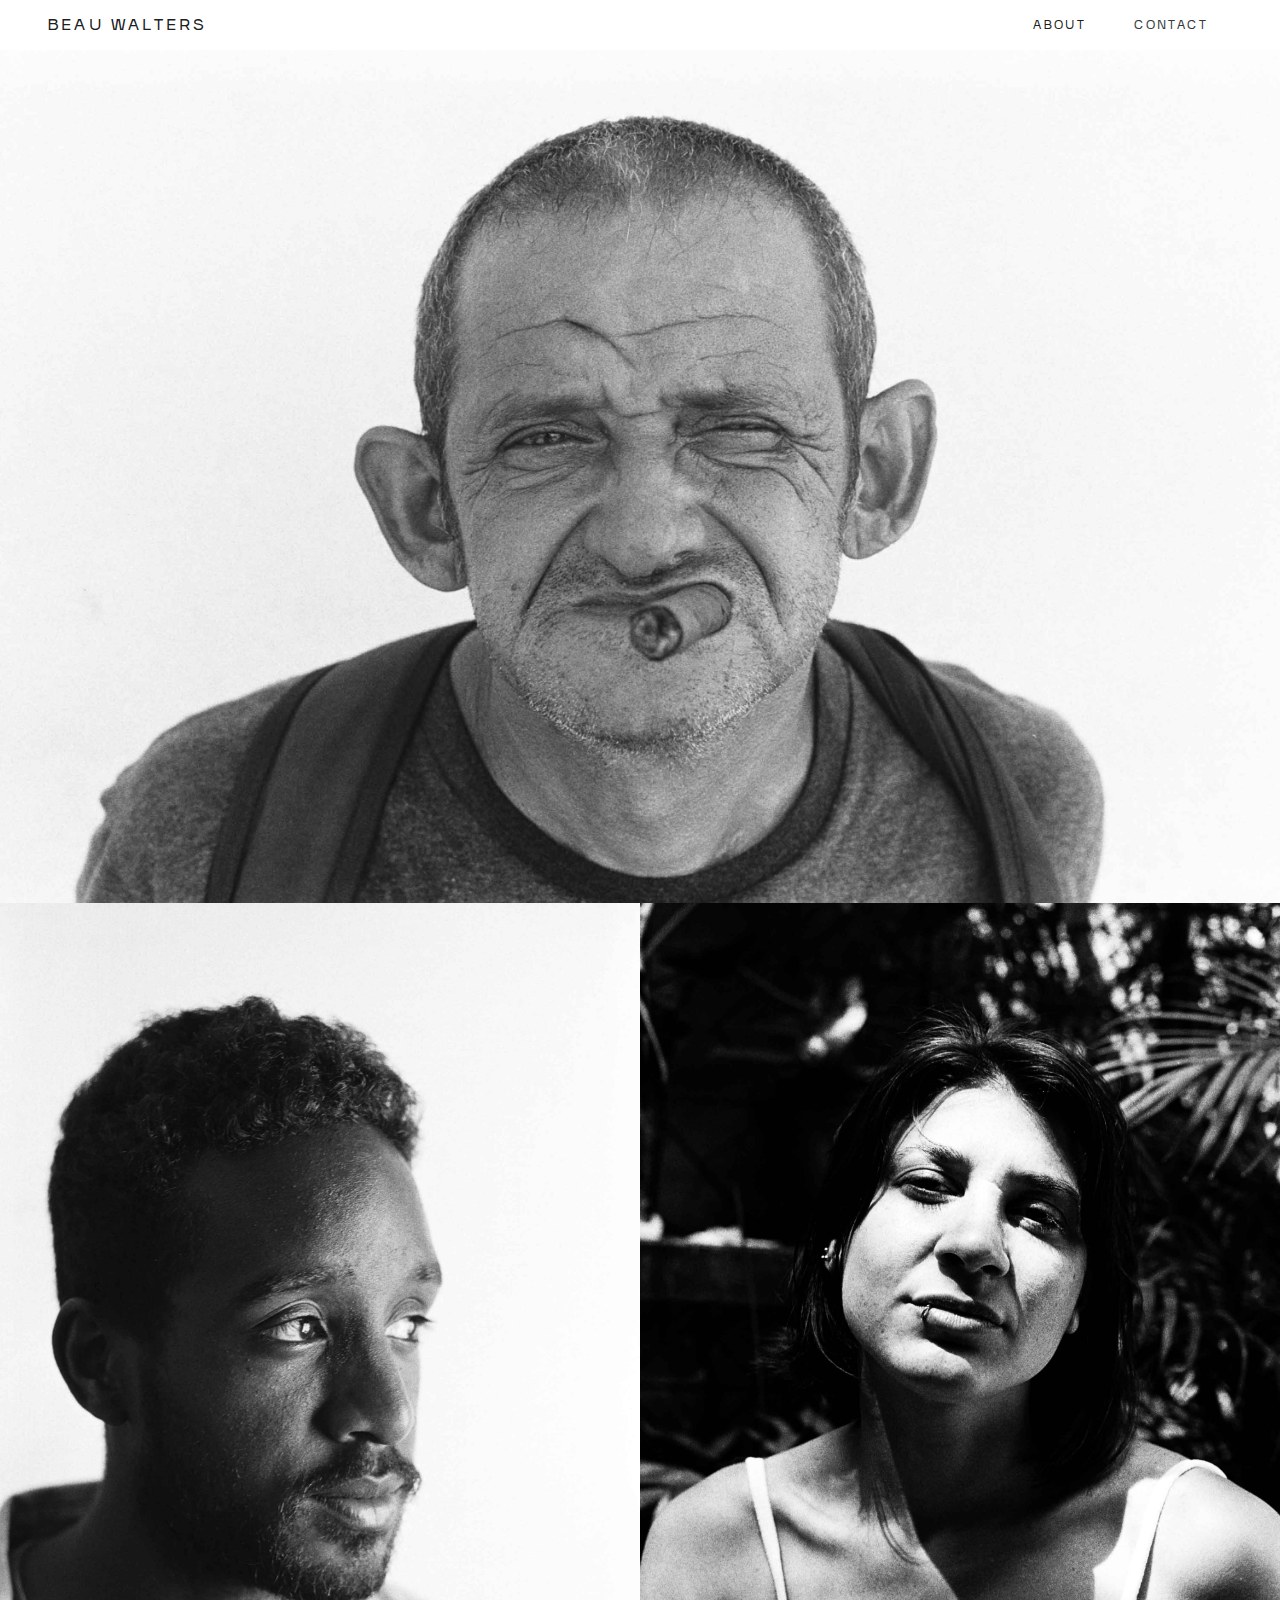
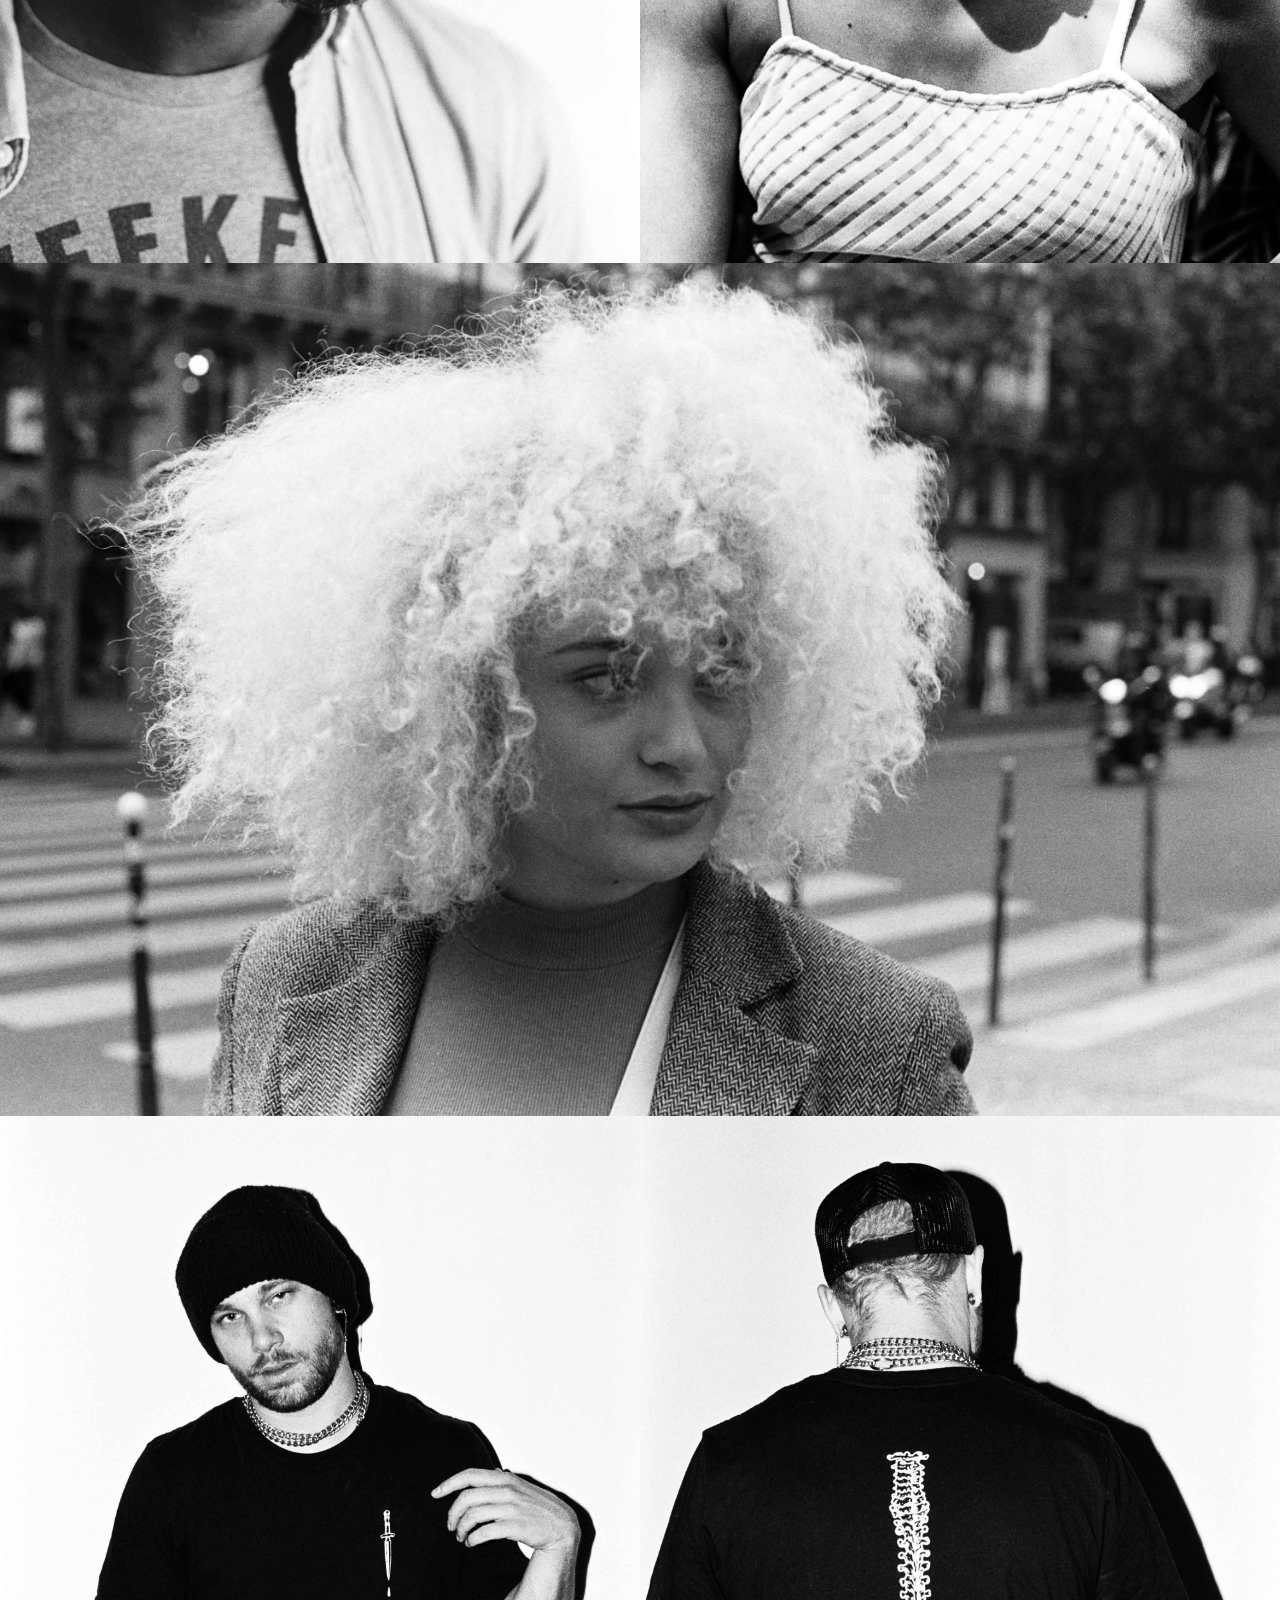
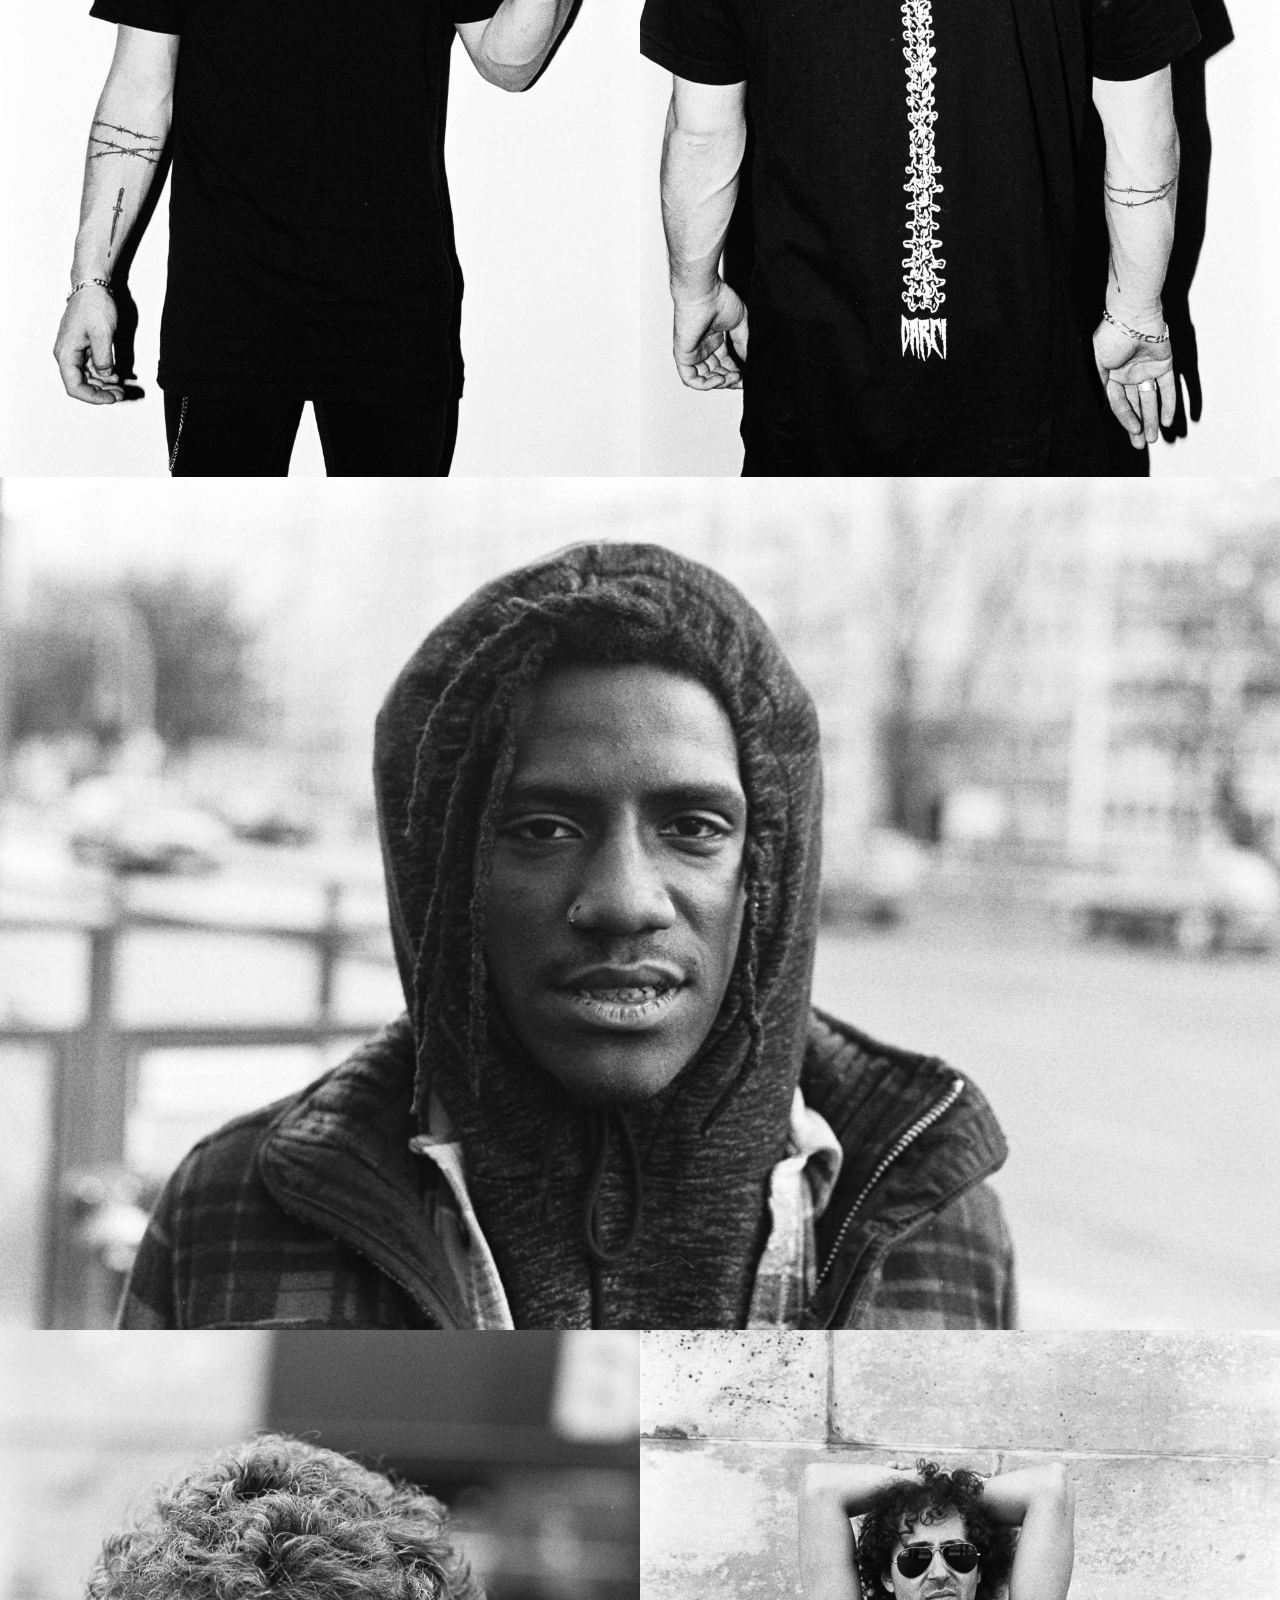
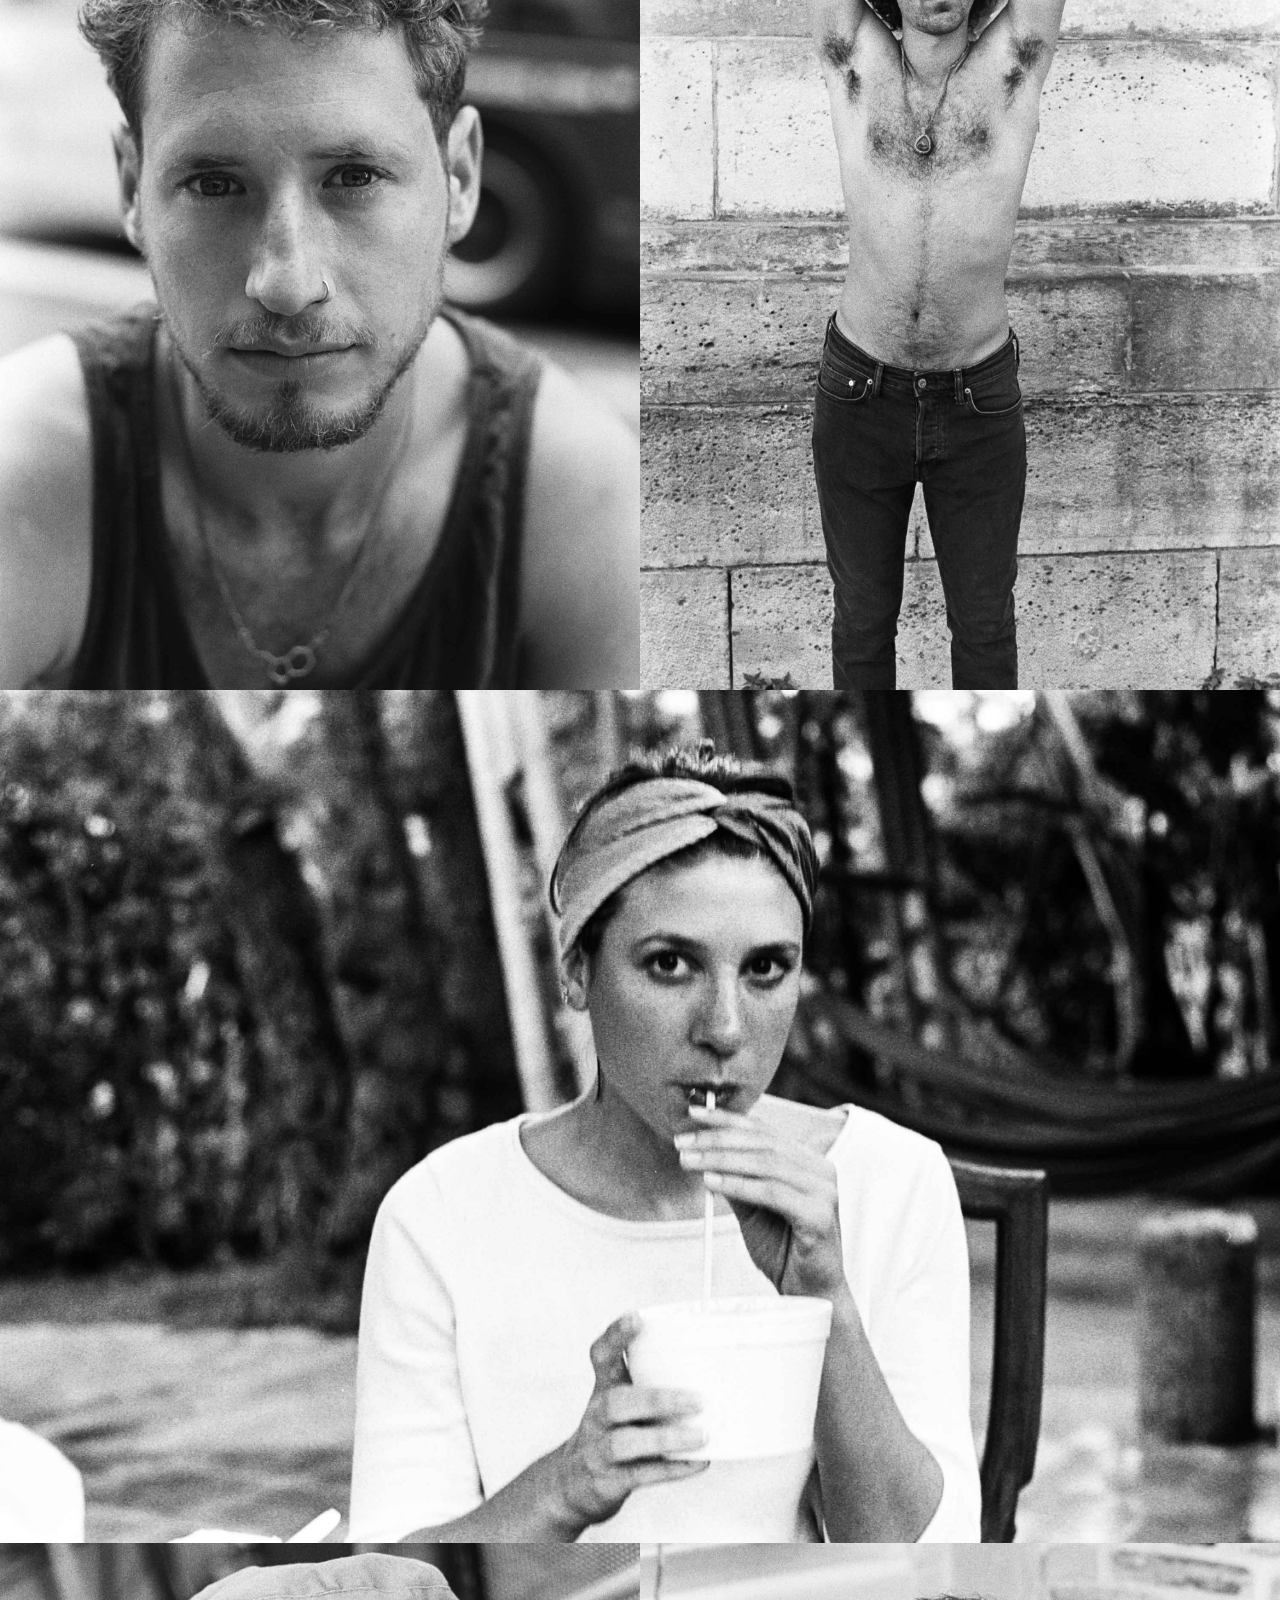
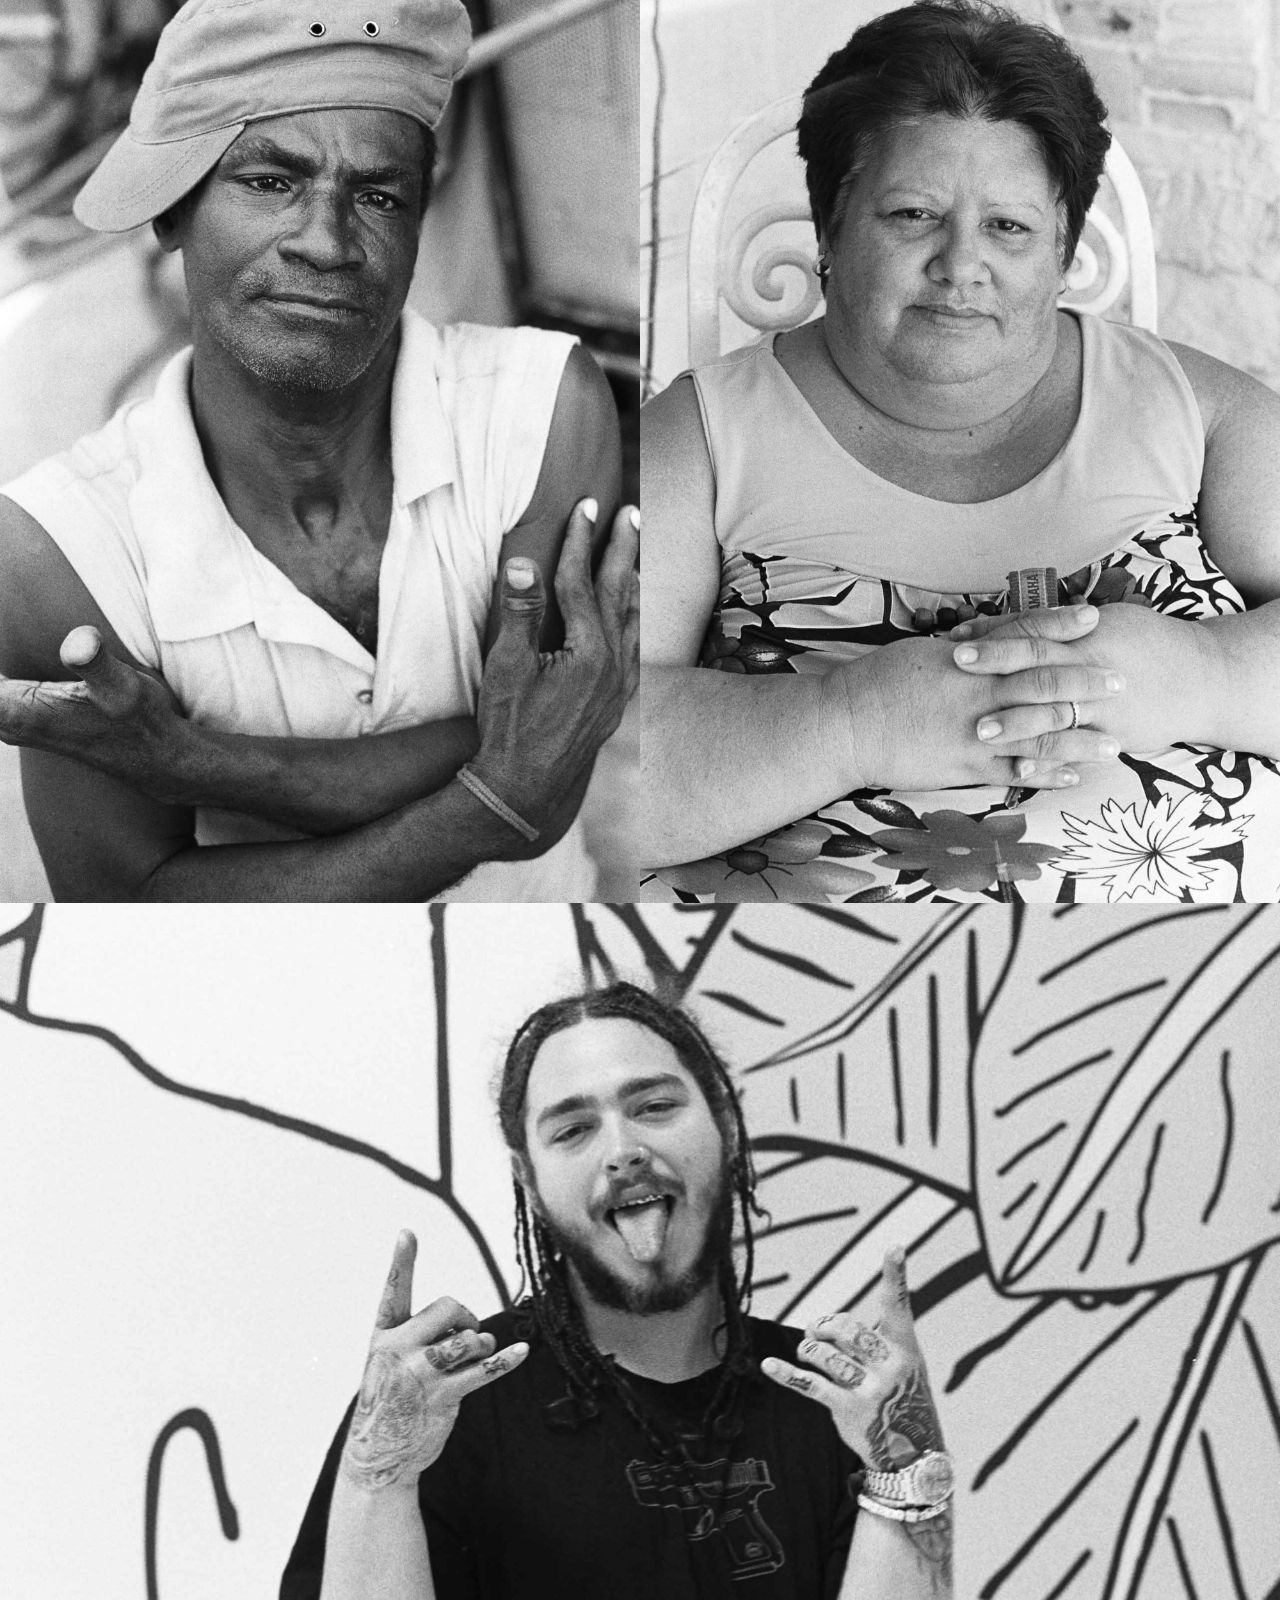
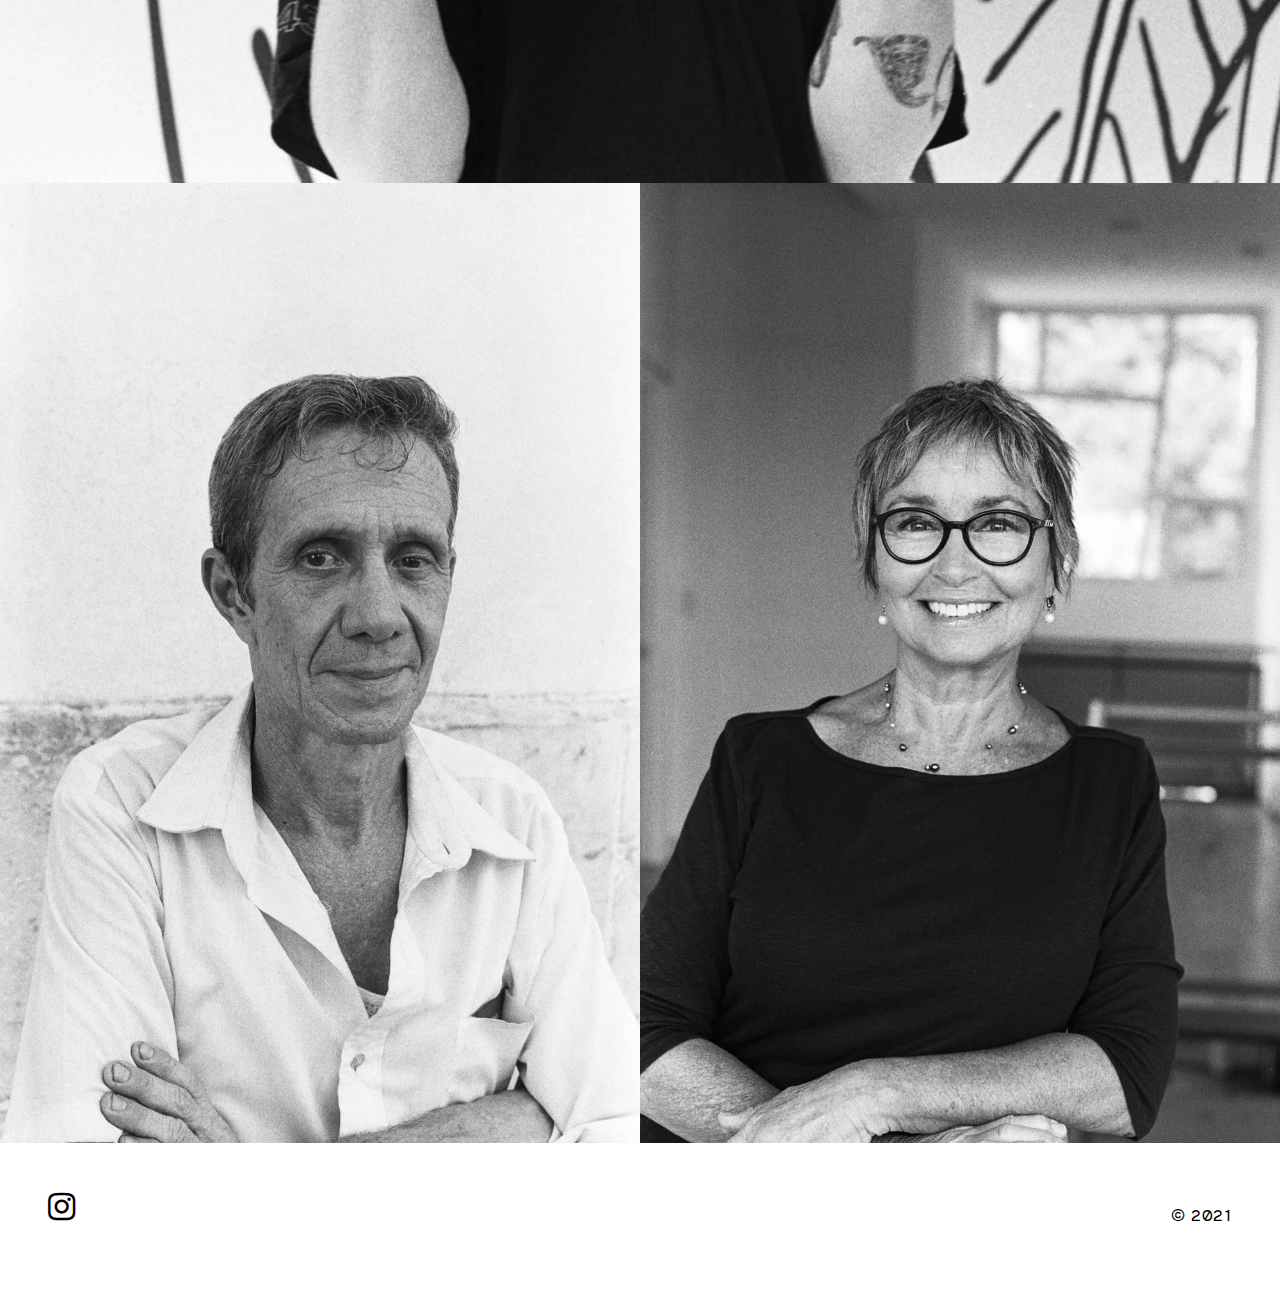
<file: index.html>
<!doctype html>
<html lang="en">
   <head>
     <!-- Global site tag (gtag.js) - Google Analytics -->
<script async src="https://www.googletagmanager.com/gtag/js?id=UA-136118158-1"></script>
<script>
 window.dataLayer = window.dataLayer || [];
 function gtag(){dataLayer.push(arguments);}
 gtag('js', new Date());

 gtag('config', 'UA-136118158-1');
</script>

      <!-- Required meta tags -->
      <meta charset="utf-8">
      <meta name="viewport" content="width=device-width, initial-scale=1, shrink-to-fit=no">
      <meta name="description" content="Beau Walters is a Boulder, Colorado based photographer focused on black and white portraiture.">
      <!-- Bootstrap CSS -->
      <link rel="stylesheet" href="https://maxcdn.bootstrapcdn.com/bootstrap/4.0.0/css/bootstrap.min.css" integrity="sha384-Gn5384xqQ1aoWXA+058RXPxPg6fy4IWvTNh0E263XmFcJlSAwiGgFAW/dAiS6JXm" crossorigin="anonymous">
      <link rel="stylesheet" href="https://cdnjs.cloudflare.com/ajax/libs/font-awesome/4.7.0/css/font-awesome.min.css">
      <link rel="stylesheet" type="text/css" href="index.css">
      <title>Beau Walters</title>
   </head>
   <body>
      <nav class="navbar navbar-expand-lg sticky-top navbar-light bg-white navpadding">
         <a class="navbar-brand" href="#">BEAU WALTERS</a>
         <button class="navbar-toggler" type="button" data-toggle="collapse" data-target="#navbarTogglerDemo02" aria-controls="navbarTogglerDemo02" aria-expanded="false" aria-label="Toggle navigation">
         <span class="navbar-toggler-icon"></span>
         </button>
         <div class="collapse navbar-collapse" id="navbarTogglerDemo02">
            <ul class="navbar-nav ml-auto mt-2 mt-lg-0">
               <li class="nav-item active">
                  <a class="nav-link" href="about.html">ABOUT <span class="sr-only">(current)</span></a>
               </li>
               <li class="nav-item">
                  <a class="nav-link text-dark" href="mailto:beau.walters@colorado.edu">CONTACT</a>
               </li>
            </ul>
         </div>
      </nav>

      <div class="imgcontainer">

      <img class="img1" src="img/posthighcontrast-low.jpg" alt="Photo of Post Malone in Los Angeles">
      <img class="img2" src="img/daryl1-low.jpg" alt="Photo of Daryl">
      <img class="img3" src="img/ana-belen-62-low.jpg" alt="Photo of Ana Belen in Colombia">
      <!-- <img class="img2" src="img/CA-7.jpg" alt="CA2">
      <img class="img3" src="img/CA-8.jpg" alt="CA2"> -->
      <img class="img4" src="img/latouffe1-low.jpg" alt="Photo of a woman in Paris">
      <img class="img5" src="img/CA-7-low.jpg" alt="Photo of Darkside Darci">
      <img class="img6" src="img/CA-8-low.jpg" alt="Photo of thre back of Darkside Darci">
      <img class="img7" src="img/bishop1-low.jpg" alt="Photo of Bishop in Berlin">
      <img class="img8" src="img/julian1-low.jpg" alt="Photo of Julian in Paris">
      <img class="img9" src="img/france-movie-54-low.jpg" alt="Photo of Ari in Paris">
      <img class="img10" src="img/ana-belen-58-low.jpg" alt="Photo of Ana Belen in Colombia">
      <img class="img11" src="img/hatman-low.jpg" alt="Photo of a man in Cuba">
      <img class="img12" src="img/cubalady-low.jpg" alt="Photo of a woman in Cuba">
      <img class="img13" src="img/cigarman-low.jpg" alt="Photo of a man with a cigar in Cuba">
      <img class="img14" src="img/avocadoman-low.jpg" alt="Photo of a man in Cuba">
      <img class="img15" src="img/shelley-3-low.jpg" alt="Photo of a Shelley in Boulder, Colorado">


      <!-- <img class="img8" src="img/france-movie-54.jpg" alt="CA2">
      <img class="img9" src="img/ana-belen-58.jpg" alt="CA2"> -->

      <!-- <img class="img8" src="img/CA-8.jpg" alt="CA2"> -->
    </div>


    <footer class="footercontainer">
    <a href="https://www.instagram.com/beauwalters/"><i class="fa fa-instagram instaicon"></i></a>
    <p class="copyright" style="color:black">© 2021</p>
    </footer>

      <!-- <img src="https://via.placeholder.com/1250" alt=""> -->
      <!-- Optional JavaScript -->
      <!-- jQuery first, then Popper.js, then Bootstrap JS -->
      <script src="https://code.jquery.com/jquery-3.2.1.slim.min.js" integrity="sha384-KJ3o2DKtIkvYIK3UENzmM7KCkRr/rE9/Qpg6aAZGJwFDMVNA/GpGFF93hXpG5KkN" crossorigin="anonymous"></script>
      <script src="https://cdnjs.cloudflare.com/ajax/libs/popper.js/1.12.9/umd/popper.min.js" integrity="sha384-ApNbgh9B+Y1QKtv3Rn7W3mgPxhU9K/ScQsAP7hUibX39j7fakFPskvXusvfa0b4Q" crossorigin="anonymous"></script>
      <script src="https://maxcdn.bootstrapcdn.com/bootstrap/4.0.0/js/bootstrap.min.js" integrity="sha384-JZR6Spejh4U02d8jOt6vLEHfe/JQGiRRSQQxSfFWpi1MquVdAyjUar5+76PVCmYl" crossorigin="anonymous"></script>
   </body>
   </html>
</file>
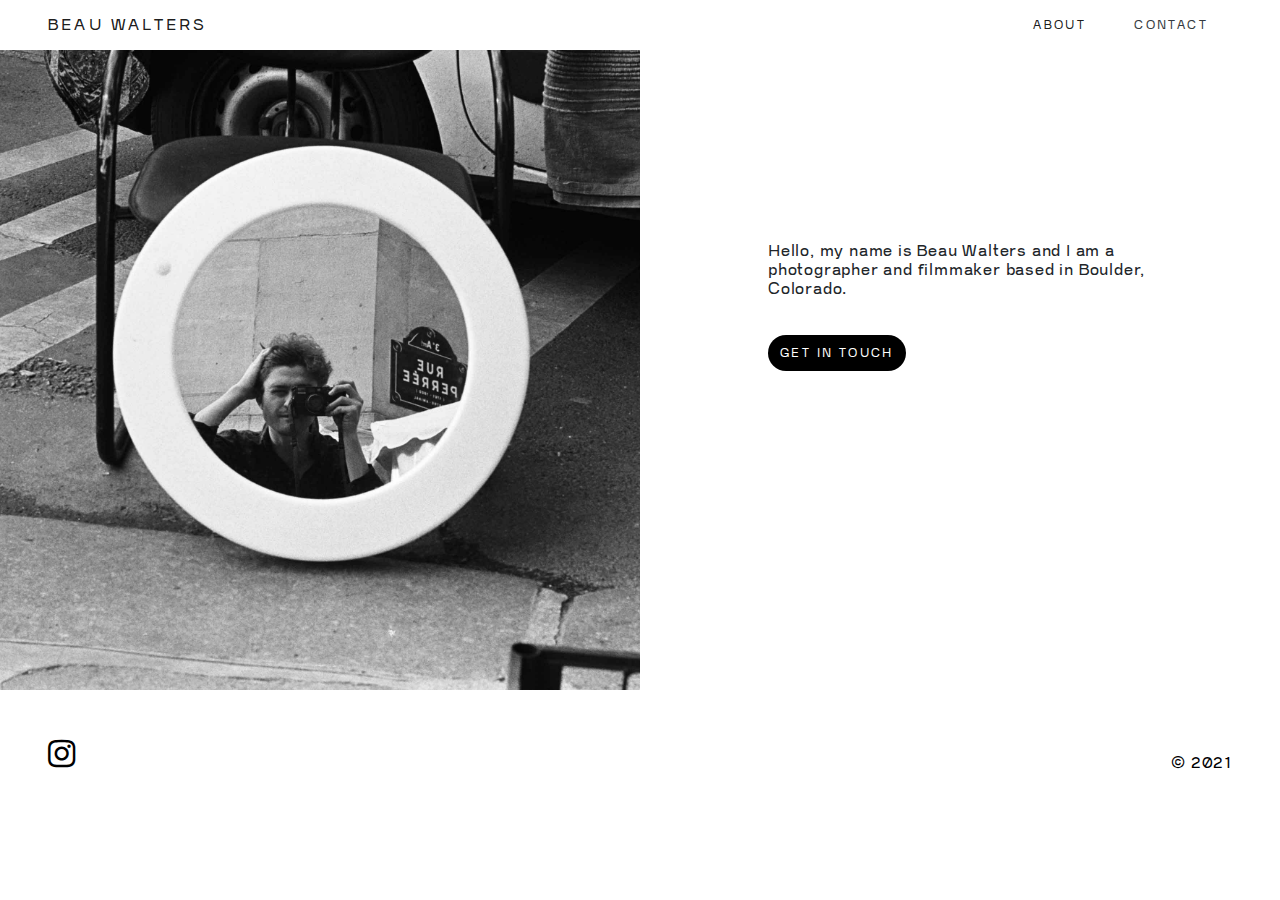
<file: about.html>
<!doctype html>
<html lang="en">
   <head>
     <!-- Global site tag (gtag.js) - Google Analytics -->
<script async src="https://www.googletagmanager.com/gtag/js?id=UA-136118158-1"></script>
<script>
 window.dataLayer = window.dataLayer || [];
 function gtag(){dataLayer.push(arguments);}
 gtag('js', new Date());

 gtag('config', 'UA-136118158-1');
</script>

      <!-- Required meta tags -->
      <meta charset="utf-8">
      <meta name="viewport" content="width=device-width, initial-scale=1, shrink-to-fit=no">
      <meta name="description" content="Beau Walters is a Boulder, Colorado based photographer focused on black and white portraiture.">
      <!-- Bootstrap CSS -->
      <link rel="stylesheet" href="https://maxcdn.bootstrapcdn.com/bootstrap/4.0.0/css/bootstrap.min.css" integrity="sha384-Gn5384xqQ1aoWXA+058RXPxPg6fy4IWvTNh0E263XmFcJlSAwiGgFAW/dAiS6JXm" crossorigin="anonymous">
      <link rel="stylesheet" href="https://cdnjs.cloudflare.com/ajax/libs/font-awesome/4.7.0/css/font-awesome.min.css">
      <link rel="stylesheet" type="text/css" href="index.css">
      <title>Beau Walters</title>
   </head>
   <body>
      <nav class="navbar navbar-expand-lg sticky-top navbar-light bg-white navpadding">
         <a class="navbar-brand" href="index.html">BEAU WALTERS</a>
         <button class="navbar-toggler" type="button" data-toggle="collapse" data-target="#navbarTogglerDemo02" aria-controls="navbarTogglerDemo02" aria-expanded="false" aria-label="Toggle navigation">
         <span class="navbar-toggler-icon"></span>
         </button>
         <div class="collapse navbar-collapse" id="navbarTogglerDemo02">
            <ul class="navbar-nav ml-auto mt-2 mt-lg-0">
               <li class="nav-item active">
                  <a class="nav-link" href="#">ABOUT <span class="sr-only">(current)</span></a>
               </li>
               <li class="nav-item">
                  <a class="nav-link contact-link text-dark" href="mailto:beau.walters@colorado.edu">CONTACT</a>
               </li>
            </ul>
         </div>
      </nav>

      <div class="aboutcontainer">
    <img src="img/me1-low.jpg" class="meimg" alt="">
    <div class="textblock">
      <div class="spacing">
        <!-- <p>Hi, I’m Beau and I'm a photographer based in Boulder, Colorado. I make black and white portraits using traditional photographic techniques. It began when I built a small darkroom in my basement apartment. I learned to develop film and create prints which eventually led to working at the University of Colorado in the analog photography and filmmaking departments. I am passionate about the stories that can be told through photographs and the people those stories are about.</p> -->
        <p>Hello, my name is Beau Walters and I am a photographer and filmmaker based in Boulder, Colorado.</p>
        <br>
        <a class="hiremebutton" href="mailto:beau.walters@colorado.edu">GET IN TOUCH</a>
      </div>
    </div>
  </div>

  <footer class="footercontainer">
  <a href="https://www.instagram.com/beauwalters/"><i class="fa fa-instagram instaicon" style="color:black"></i></a>
  <p class="copyright" style="color:black">© 2021</p>
  </footer>


      <!-- <img src="https://via.placeholder.com/1250" alt=""> -->
      <!-- Optional JavaScript -->
      <!-- jQuery first, then Popper.js, then Bootstrap JS -->
      <script src="https://code.jquery.com/jquery-3.2.1.slim.min.js" integrity="sha384-KJ3o2DKtIkvYIK3UENzmM7KCkRr/rE9/Qpg6aAZGJwFDMVNA/GpGFF93hXpG5KkN" crossorigin="anonymous"></script>
      <script src="https://cdnjs.cloudflare.com/ajax/libs/popper.js/1.12.9/umd/popper.min.js" integrity="sha384-ApNbgh9B+Y1QKtv3Rn7W3mgPxhU9K/ScQsAP7hUibX39j7fakFPskvXusvfa0b4Q" crossorigin="anonymous"></script>
      <script src="https://maxcdn.bootstrapcdn.com/bootstrap/4.0.0/js/bootstrap.min.js" integrity="sha384-JZR6Spejh4U02d8jOt6vLEHfe/JQGiRRSQQxSfFWpi1MquVdAyjUar5+76PVCmYl" crossorigin="anonymous"></script>
   </body>
   </html>
</file>
<file: index.css>
@charset "UTF-8";


body {
  width: 100%;
  margin: 0 auto; /* Remove body margins */

}

footer {
  padding: 3em;
  /* padding-left: 3em;
  padding-right: 3em;
  padding-top: 1em;
  padding-bottom: 1em; */
  /* padding-bottom: 5em; */
  background-color: white;
}

@font-face {
  font-family: violetSans;
  src: url(fonts/VioletSans-Regular.woff);
}

a {
  font-family: violetSans;
  letter-spacing: .2em;
  font-size: 1em;
}

/* unvisited link */
a:link {
  color: white;
}


/* visited link */
a:visited {
  color: white;
}

/* mouse over link */
a.hiremebutton:hover {
  color: gray;
  text-decoration: none;
}

a.hiremebutton:visited {
  color: white;
  text-decoration: none;
}

/* selected link */
a:active {
  color: black;
}

a.navbar-brand {
  font-size: 1em;
}

a.nav-link {
  font-size: .75em;
}

.imgcontainer {
  width: 100%;
  height: 100%;

  display: grid;
  /* grid-template-rows: 1fr 1fr;
  grid-template-rows: 1fr 1fr; */
  grid-template-areas:
    "img13 img13"
    "img2 img3"
    "img4 img4"
    "img5 img6"
    "img7 img7"
    "img8 img9"
    "img10 img10"
    "img11 img12"
    "img1 img1"
    "img14 img15";
}

.aboutcontainer {
  width: 100%;
  height: 100%;

  display: grid;
  grid-template-columns: 1fr 1fr;
  grid-template-areas:
    "meimg textblock";
}

.footercontainer {
  width: 100%;
  height: 100%;

  display: grid;
  grid-template-columns: 1fr 1fr;
  grid-template-areas:
    "instaicon copyright";
}

.instaicon {
  grid-area: instaicon;
  color: black;
  font-size: 2em;
  width: 100%;
}

.copyright {
  grid-area: copyright;
  text-align: right;
  width: 100%;
  padding-top: 1em;
}

.img1 {
  grid-area: img1;
  width: 100%;
}

.img2 {
  grid-area: img2;
  width: 100%;
}

.img3 {
  grid-area: img3;
  width: 100%;
}

.img4 {
  grid-area: img4;
  width: 100%;
}

.img5 {
  grid-area: img5;
  width: 100%;
}

.img6 {
  grid-area: img6;
  width: 100%;
}

.img7 {
  grid-area: img7;
  width: 100%;
}

.img8 {
  grid-area: img8;
  width: 100%;
}

.img9 {
  grid-area: img9;
  width: 100%;
}

.img10 {
  grid-area: img10;
  width: 100%;
}

.img11 {
  grid-area: img11;
  width: 100%;
}

.img12 {
  grid-area: img12;
  width: 100%;
}

.img13 {
  grid-area: img13;
  width: 100%;
}

.img14 {
  grid-area: img14;
  width: 100%;
}

.img15 {
  grid-area: img15;
  width: 100%;
}

.meimg {
  grid-area: meimg;
  width: 100%;
}

p {
  font-family: violetSans;
  font-size: 1em;
  letter-spacing: .05em;
  line-height: 120%;
}

i {

}

.textblock {
  grid-area: textblock;
  width: 100%;
}

.spacing {
  margin-top: 12em;
  margin-left: 8em;
  margin-right: 7em;
}

.nav-item {
  margin-left: 1em;
  margin-right: 1em;
}

.hiremebutton {
  font-size: .75em;
  text-decoration: none;
  color: white;
  background-color: black;
  padding: 1em;
  border-radius: 2em;
}

.navpadding {
  padding-top: .5em;
  padding-bottom: .5em;
  padding-left: 3em;
  padding-right: 3em;

}

.navbar .navbar-toggler-icon {
  background-image: url('https://mdbootstrap.com/img/svg/hamburger7.svg?');
}

.navbar-toggler:focus,
.navbar-toggler:active,
.navbar-toggler {
  border: none;
  outline: none;
}

@media (max-width: 768px) {
  .contact-link {
    /* background-color: white; */
    border: none;
  }

  .navbar {
    padding-left: 1em;
    padding-right: 1em;

  }

  .aboutcontainer {
    width: 100%;
    height: 100%;

    display: grid;
    grid-template-columns: 1fr;
    grid-template-areas:
      "meimg"
      "textblock";
  }

  .spacing {
    margin-top: 2em;
    margin-left: 1em;
    margin-right: 1em;
    padding-bottom: 2em;
  }

  p {
    font-size: .9em;
  }

  .hiremebutton {
    text-decoration: none;
    color: white;
    background-color: black;
    padding: .75em;
    border-radius: 2em;
  }

  footer {
    padding: 1em;
  }
}
</file>
